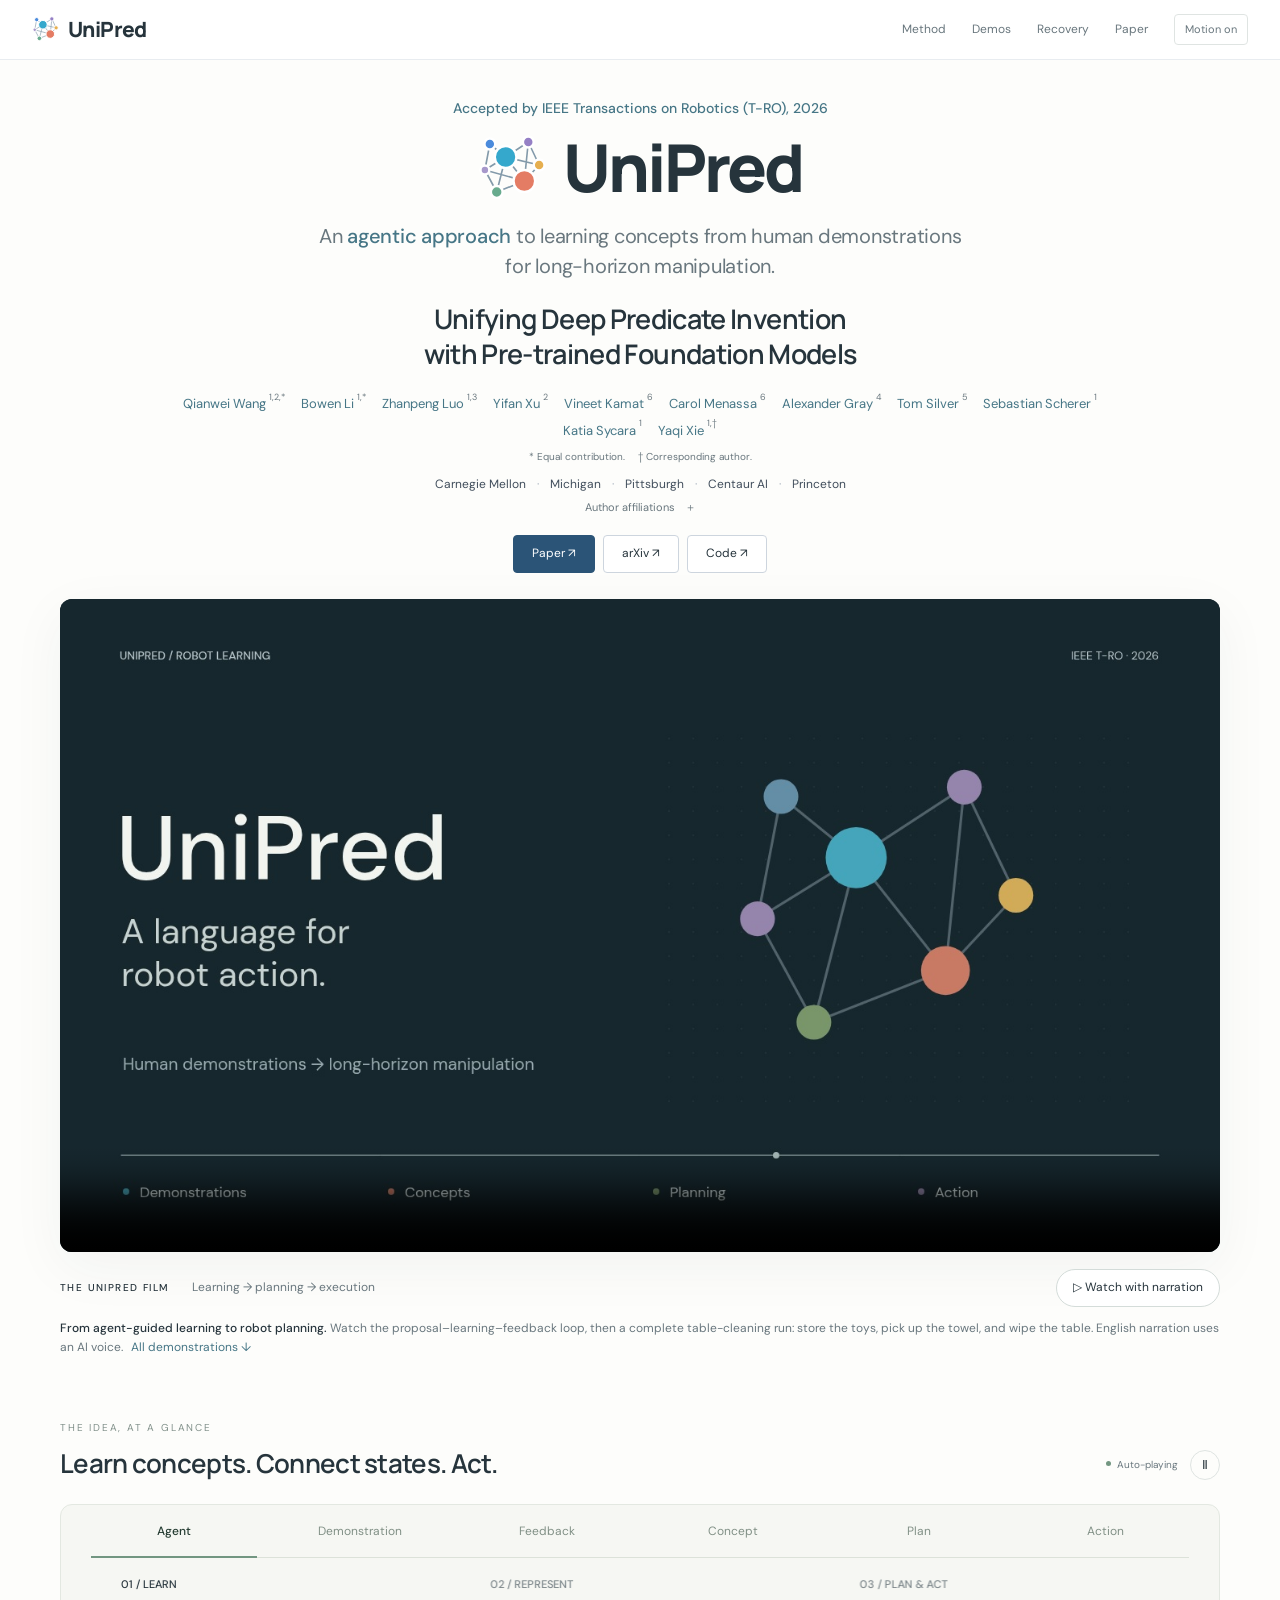
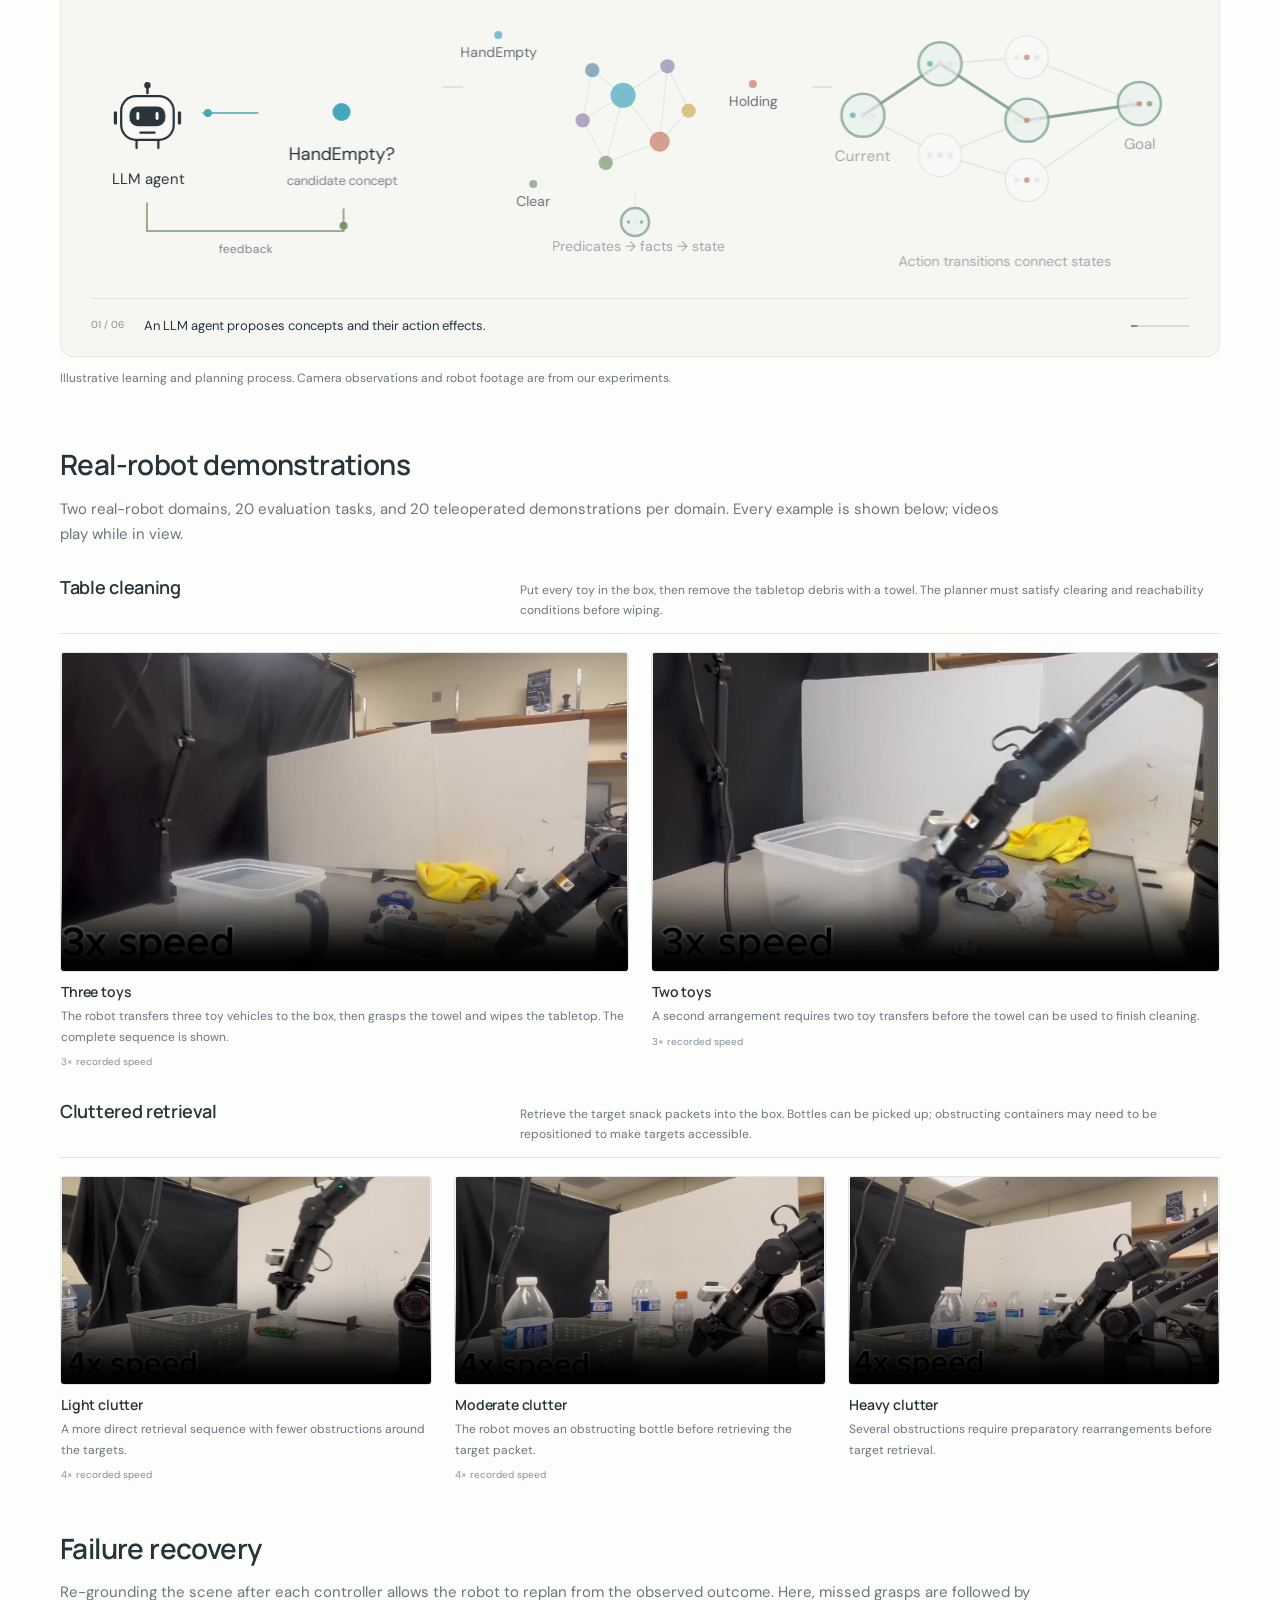
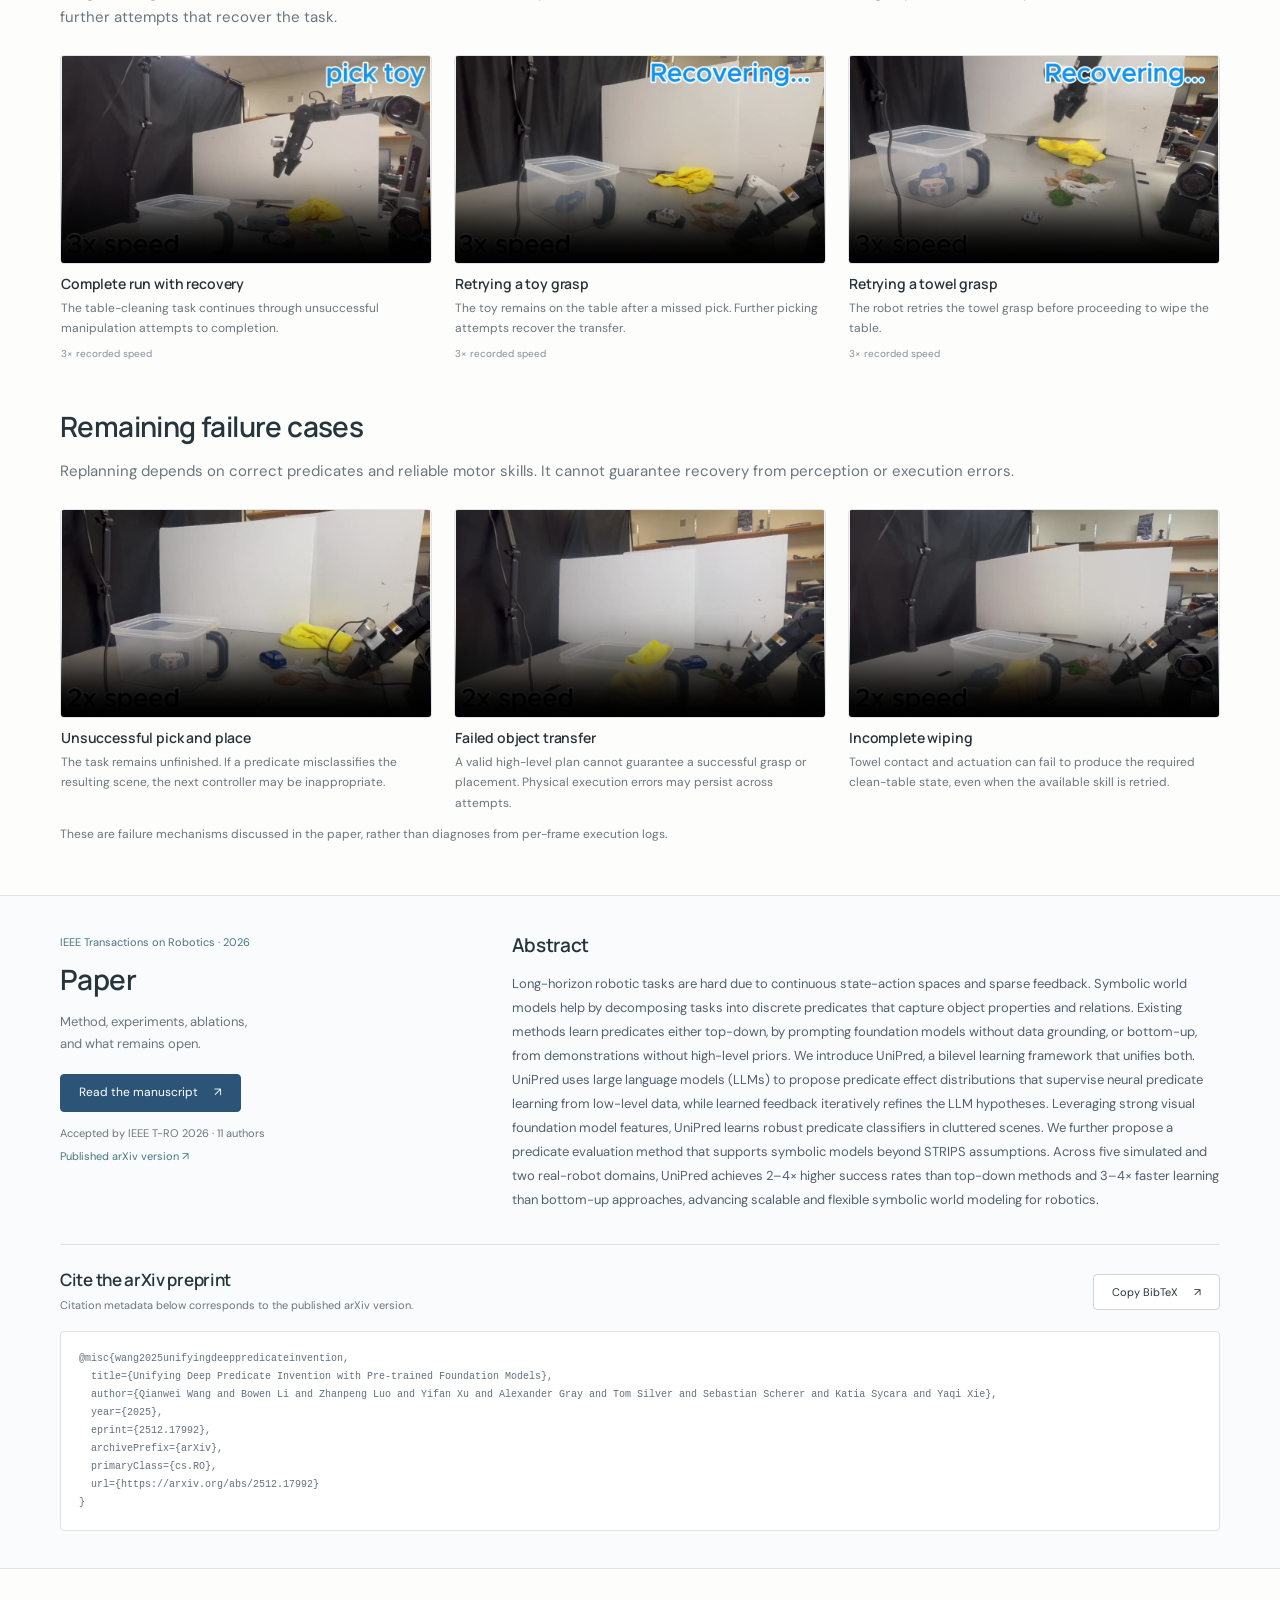
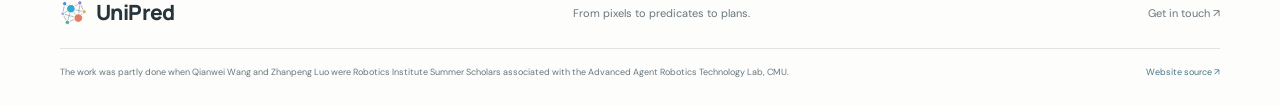
<file: index.html>
<!doctype html>
<html lang="en">
  <head>
    <meta charset="utf-8" />
    <meta name="viewport" content="width=device-width,initial-scale=1" />
    <meta
      name="description"
      content="UniPred: an agentic approach to learning concepts from human demonstrations for long-horizon manipulation. Accepted by IEEE Transactions on Robotics (T-RO), 2026."
    />
    <meta name="theme-color" content="#ffffff" />
    <meta property="og:title" content="UniPred | IEEE T-RO 2026" />
    <meta
      property="og:description"
      content="An agentic approach to learning concepts from human demonstrations for long-horizon manipulation. IEEE T-RO 2026."
    />
    <meta
      property="og:image"
      content="https://unipred.github.io/static/images/posters/unipred-overview.jpg?v=tro2026-r6"
    />
    <meta property="og:url" content="https://unipred.github.io/" />
    <title>UniPred | IEEE T-RO 2026</title>
    <link
      rel="icon"
      href="static/images/unipred-mark.svg"
      type="image/svg+xml"
    />
    <link rel="stylesheet" href="static/css/index.css?v=tro2026-r6" />
    <script src="static/js/concept-visuals.js?v=tro2026-r6"></script>
    <script src="static/js/index.js?v=tro2026-r6" defer></script>
  </head>
  <body>
    <a class="skip-link" href="#main">Skip to content</a>
    <header class="site-header">
      <a class="brand" href="#" aria-label="UniPred home"
        ><img
          src="static/images/unipred-mark.svg"
          width="28"
          height="28"
          alt=""
        />UniPred</a
      ><button
        class="menu-toggle"
        aria-expanded="false"
        aria-controls="site-nav"
      >
        Menu <span aria-hidden="true">＋</span>
      </button>
      <nav id="site-nav" aria-label="Main navigation">
        <a href="#method">Method</a><a href="#demos">Demos</a
        ><a href="#recovery">Recovery</a><a href="#paper">Paper</a
        ><button id="motion-toggle" aria-pressed="false">Motion on</button>
      </nav>
    </header>
    <main id="main">
      <section class="hero page-width" aria-labelledby="hero-title">
        <p class="acceptance">
          Accepted by IEEE Transactions on Robotics (T-RO), 2026
        </p>
        <h1 id="hero-title">
          <img
            src="static/images/unipred-mark.svg"
            width="72"
            height="72"
            alt=""
          />UniPred
        </h1>
        <p class="hero-caption">
          An <strong>agentic approach</strong> to learning concepts from human
          demonstrations<br class="desktop-break" />
          for long-horizon manipulation.
        </p>
        <p class="paper-title">
          Unifying Deep Predicate Invention<br class="desktop-break" />
          with Pre-trained Foundation Models
        </p>
        <div class="authors" aria-label="Authors in paper order">
          <span
            ><a href="https://weiqianwang123.github.io/">Qianwei Wang</a
            ><sup>1,2,*</sup></span
          >
          <span
            ><a href="https://jaraxxus-me.github.io/">Bowen Li</a
            ><sup>1,*</sup></span
          >
          <span
            ><a href="https://zhanpeng1202.github.io/">Zhanpeng Luo</a
            ><sup>1,3</sup></span
          >
          <span
            ><a href="https://yifan-cloud.github.io/">Yifan Xu</a
            ><sup>2</sup></span
          >
          <span
            ><a href="https://cee.engin.umich.edu/people/kamat-vineet-r/"
              >Vineet Kamat</a
            ><sup>6</sup></span
          >
          <span
            ><a href="https://cee.engin.umich.edu/people/menassa-carol-c/"
              >Carol Menassa</a
            ><sup>6</sup></span
          >
          <span
            ><a href="https://www.centaurinstitute.org/about.html"
              >Alexander Gray</a
            ><sup>4</sup></span
          >
          <span
            ><a href="https://tomsilver.github.io/">Tom Silver</a
            ><sup>5</sup></span
          >
          <span
            ><a href="https://www.ri.cmu.edu/ri-faculty/sebastian-scherer/"
              >Sebastian Scherer</a
            ><sup>1</sup></span
          >
          <span
            ><a href="https://www.ri.cmu.edu/ri-faculty/katia-sycara/"
              >Katia Sycara</a
            ><sup>1</sup></span
          >
          <span><a href="https://yaqi-xie.me/">Yaqi Xie</a><sup>1,†</sup></span>
        </div>
        <p class="contributions">
          * Equal contribution. <span>† Corresponding author.</span>
        </p>
        <p class="institutions">
          Carnegie Mellon <i>·</i> Michigan <i>·</i> Pittsburgh <i>·</i> Centaur
          AI <i>·</i> Princeton
        </p>
        <details class="affiliations">
          <summary>
            Author affiliations <span aria-hidden="true">＋</span>
          </summary>
          <div>
            <p>
              <sup>1</sup> Robotics Institute, Carnegie Mellon University,
              Pittsburgh, PA, USA
            </p>
            <p>
              <sup>2</sup> Computer Science and Engineering Division, University
              of Michigan
            </p>
            <p>
              <sup>3</sup> Department of Computer Science, University of
              Pittsburgh
            </p>
            <p><sup>4</sup> Centaur AI Institute</p>
            <p>
              <sup>5</sup> Department of Electrical and Computer Engineering,
              Princeton University
            </p>
            <p>
              <sup>6</sup> Department of Civil and Environmental Engineering,
              University of Michigan
            </p>
          </div>
        </details>
        <div class="hero-actions">
          <a class="button button-dark" href="static/unipred.pdf">Paper ↗</a
          ><a class="button" href="https://arxiv.org/abs/2512.17992">arXiv ↗</a
          ><a class="button" href="https://github.com/weiqianwang123/UniPred"
            >Code ↗</a
          >
        </div>
      </section>
      <section
        class="film-section page-width"
        aria-label="Method and complete robot demonstration"
      >
        <video
          id="overview-film"
          controls
          muted
          loop
          playsinline
          preload="metadata"
          data-autoplay
          poster="static/images/posters/unipred-overview.jpg?v=tro2026-r6"
          aria-label="UniPred method followed by a complete table-cleaning demonstration"
          aria-describedby="film-caption"
        >
          <source
            src="static/videos/unipred-overview.mp4?v=tro2026-r6"
            type="video/mp4"
          />
          <track
            kind="captions"
            src="static/videos/unipred-overview.vtt?v=tro2026-r6"
            srclang="en"
            label="English"
          />
        </video>
        <div class="film-toolbar">
          <span class="film-label"
            >THE UNIPRED FILM <span>Learning → planning → execution</span></span
          >
          <button id="narration-toggle" aria-pressed="false">
            <span aria-hidden="true">▷</span> Watch with narration
          </button>
        </div>
        <p id="film-caption" class="figure-caption">
          <strong>From agent-guided learning to robot planning.</strong> Watch
          the proposal–learning–feedback loop, then a complete table-cleaning
          run: store the toys, pick up the towel, and wipe the table. English
          narration uses an AI voice.
          <a href="#demos">All demonstrations ↓</a>
        </p>
      </section>
      <section
        class="method-section section-space page-width"
        id="method"
        aria-labelledby="method-title"
      >
        <div class="method-heading">
          <div>
            <p class="method-kicker">THE IDEA, AT A GLANCE</p>
            <h2 id="method-title">Learn concepts. Connect states. Act.</h2>
          </div>
          <div class="playback-state">
            <span id="learning-status">Auto-playing</span
            ><button
              id="learning-toggle"
              aria-label="Pause concept animation"
              aria-pressed="false"
            >
              Ⅱ
            </button>
          </div>
        </div>
        <div class="learning-diagram" id="learning-diagram" data-phase="0">
          <div class="flow-steps" aria-label="Explore the process">
            <button data-step="0" aria-pressed="true">Agent</button>
            <button data-step="1" aria-pressed="false">Demonstration</button>
            <button data-step="2" aria-pressed="false">Feedback</button>
            <button data-step="3" aria-pressed="false">Concept</button>
            <button data-step="4" aria-pressed="false">Plan</button>
            <button data-step="5" aria-pressed="false">Action</button>
          </div>
          <canvas
            id="concept-flow"
            width="1100"
            height="340"
            role="img"
            aria-label="An LLM agent learns visual predicates through demonstration and feedback. Predicates ground observations into facts; sets of facts define states. A planner searches action transitions between states, then the robot executes the plan."
          ></canvas>
          <video
            id="method-action"
            muted
            loop
            playsinline
            preload="none"
            hidden
            aria-hidden="true"
          >
            <source src="static/videos/web/main_demo_1.mp4" type="video/mp4" />
          </video>
          <div class="flow-caption">
            <span id="flow-number">01 / 06</span>
            <p id="flow-description">
              An LLM agent proposes concepts and their action effects.
            </p>
            <span class="flow-progress" aria-hidden="true"><i></i></span>
          </div>
        </div>
        <p class="figure-caption">
          Illustrative learning and planning process. Camera observations and
          robot footage are from our experiments.
        </p>
      </section>
      <section
        class="section-space page-width demos-section"
        id="demos"
        aria-labelledby="demos-title"
      >
        <h2 id="demos-title">Real-robot demonstrations</h2>
        <p class="section-intro">
          Two real-robot domains, 20 evaluation tasks, and 20 teleoperated
          demonstrations per domain. Every example is shown below; videos play
          while in view.
        </p>
        <div class="domain-heading">
          <h3>Table cleaning</h3>
          <p>
            Put every toy in the box, then remove the tabletop debris with a
            towel. The planner must satisfy clearing and reachability conditions
            before wiping.
          </p>
        </div>
        <div class="video-grid two-column">
          <figure class="video-item">
            <video
              controls
              muted
              loop
              playsinline
              preload="none"
              data-autoplay
              poster="static/images/posters/main_demo_1.jpg"
              aria-label="Three toys"
              aria-describedby="caption-main_demo_1"
            >
              <source
                src="static/videos/web/main_demo_1.mp4"
                type="video/mp4"
              />
            </video>
            <figcaption id="caption-main_demo_1">
              <h4>Three toys</h4>
              <p>
                The robot transfers three toy vehicles to the box, then grasps
                the towel and wipes the tabletop. The complete sequence is
                shown.
              </p>
              <span class="speed-note">3× recorded speed</span>
            </figcaption>
          </figure>
          <figure class="video-item">
            <video
              controls
              muted
              loop
              playsinline
              preload="none"
              data-autoplay
              poster="static/images/posters/main_demo_2.jpg"
              aria-label="Two toys"
              aria-describedby="caption-main_demo_2"
            >
              <source
                src="static/videos/web/main_demo_2.mp4"
                type="video/mp4"
              />
            </video>
            <figcaption id="caption-main_demo_2">
              <h4>Two toys</h4>
              <p>
                A second arrangement requires two toy transfers before the towel
                can be used to finish cleaning.
              </p>
              <span class="speed-note">3× recorded speed</span>
            </figcaption>
          </figure>
        </div>
        <div class="domain-heading">
          <h3>Cluttered retrieval</h3>
          <p>
            Retrieve the target snack packets into the box. Bottles can be
            picked up; obstructing containers may need to be repositioned to
            make targets accessible.
          </p>
        </div>
        <div class="video-grid three-column">
          <figure class="video-item">
            <video
              controls
              muted
              loop
              playsinline
              preload="none"
              data-autoplay
              poster="static/images/posters/pick-clutter-easy.jpg"
              aria-label="Light clutter"
              aria-describedby="caption-pick-clutter-easy"
            >
              <source
                src="static/videos/web/pick-clutter-easy.mp4"
                type="video/mp4"
              />
            </video>
            <figcaption id="caption-pick-clutter-easy">
              <h4>Light clutter</h4>
              <p>
                A more direct retrieval sequence with fewer obstructions around
                the targets.
              </p>
              <span class="speed-note">4× recorded speed</span>
            </figcaption>
          </figure>
          <figure class="video-item">
            <video
              controls
              muted
              loop
              playsinline
              preload="none"
              data-autoplay
              poster="static/images/posters/pick-clutter-mid.jpg"
              aria-label="Moderate clutter"
              aria-describedby="caption-pick-clutter-mid"
            >
              <source
                src="static/videos/web/pick-clutter-mid.mp4"
                type="video/mp4"
              />
            </video>
            <figcaption id="caption-pick-clutter-mid">
              <h4>Moderate clutter</h4>
              <p>
                The robot moves an obstructing bottle before retrieving the
                target packet.
              </p>
              <span class="speed-note">4× recorded speed</span>
            </figcaption>
          </figure>
          <figure class="video-item">
            <video
              controls
              muted
              loop
              playsinline
              preload="none"
              data-autoplay
              poster="static/images/posters/pick-clutter-hard.jpg"
              aria-label="Heavy clutter"
              aria-describedby="caption-pick-clutter-hard"
            >
              <source
                src="static/videos/web/pick-clutter-hard.mp4"
                type="video/mp4"
              />
            </video>
            <figcaption id="caption-pick-clutter-hard">
              <h4>Heavy clutter</h4>
              <p>
                Several obstructions require preparatory rearrangements before
                target retrieval.
              </p>
            </figcaption>
          </figure>
        </div>
      </section>
      <section
        class="section-space page-width"
        id="recovery"
        aria-labelledby="recovery-title"
      >
        <h2 id="recovery-title">Failure recovery</h2>
        <p class="section-intro">
          Re-grounding the scene after each controller allows the robot to
          replan from the observed outcome. Here, missed grasps are followed by
          further attempts that recover the task.
        </p>
        <div class="video-grid three-column">
          <figure class="video-item">
            <video
              controls
              muted
              loop
              playsinline
              preload="none"
              data-autoplay
              poster="static/images/posters/recover_main.jpg"
              aria-label="Complete run with recovery"
              aria-describedby="caption-recover_main"
            >
              <source
                src="static/videos/web/recover_main.mp4"
                type="video/mp4"
              />
            </video>
            <figcaption id="caption-recover_main">
              <h4>Complete run with recovery</h4>
              <p>
                The table-cleaning task continues through unsuccessful
                manipulation attempts to completion.
              </p>
              <span class="speed-note">3× recorded speed</span>
            </figcaption>
          </figure>
          <figure class="video-item">
            <video
              controls
              muted
              loop
              playsinline
              preload="none"
              data-autoplay
              poster="static/images/posters/recover_1.jpg"
              aria-label="Retrying a toy grasp"
              aria-describedby="caption-recover_1"
            >
              <source src="static/videos/web/recover_1.mp4" type="video/mp4" />
            </video>
            <figcaption id="caption-recover_1">
              <h4>Retrying a toy grasp</h4>
              <p>
                The toy remains on the table after a missed pick. Further
                picking attempts recover the transfer.
              </p>
              <span class="speed-note">3× recorded speed</span>
            </figcaption>
          </figure>
          <figure class="video-item">
            <video
              controls
              muted
              loop
              playsinline
              preload="none"
              data-autoplay
              poster="static/images/posters/recover_3.jpg"
              aria-label="Retrying a towel grasp"
              aria-describedby="caption-recover_3"
            >
              <source src="static/videos/web/recover_3.mp4" type="video/mp4" />
            </video>
            <figcaption id="caption-recover_3">
              <h4>Retrying a towel grasp</h4>
              <p>
                The robot retries the towel grasp before proceeding to wipe the
                table.
              </p>
              <span class="speed-note">3× recorded speed</span>
            </figcaption>
          </figure>
        </div>
      </section>
      <section
        class="section-space page-width"
        id="fails"
        aria-labelledby="limits-title"
      >
        <h2 id="limits-title">Remaining failure cases</h2>
        <p class="section-intro">
          Replanning depends on correct predicates and reliable motor skills. It
          cannot guarantee recovery from perception or execution errors.
        </p>
        <div class="video-grid three-column">
          <figure class="video-item">
            <video
              controls
              muted
              loop
              playsinline
              preload="none"
              data-autoplay
              poster="static/images/posters/fail1.jpg"
              aria-label="Unsuccessful pick and place"
              aria-describedby="caption-fail1"
            >
              <source src="static/videos/web/fail1.mp4" type="video/mp4" />
            </video>
            <figcaption id="caption-fail1">
              <h4>Unsuccessful pick and place</h4>
              <p>
                The task remains unfinished. If a predicate misclassifies the
                resulting scene, the next controller may be inappropriate.
              </p>
            </figcaption>
          </figure>
          <figure class="video-item">
            <video
              controls
              muted
              loop
              playsinline
              preload="none"
              data-autoplay
              poster="static/images/posters/fail2.jpg"
              aria-label="Failed object transfer"
              aria-describedby="caption-fail2"
            >
              <source src="static/videos/web/fail2.mp4" type="video/mp4" />
            </video>
            <figcaption id="caption-fail2">
              <h4>Failed object transfer</h4>
              <p>
                A valid high-level plan cannot guarantee a successful grasp or
                placement. Physical execution errors may persist across
                attempts.
              </p>
            </figcaption>
          </figure>
          <figure class="video-item">
            <video
              controls
              muted
              loop
              playsinline
              preload="none"
              data-autoplay
              poster="static/images/posters/fail3.jpg"
              aria-label="Incomplete wiping"
              aria-describedby="caption-fail3"
            >
              <source src="static/videos/web/fail3.mp4" type="video/mp4" />
            </video>
            <figcaption id="caption-fail3">
              <h4>Incomplete wiping</h4>
              <p>
                Towel contact and actuation can fail to produce the required
                clean-table state, even when the available skill is retried.
              </p>
            </figcaption>
          </figure>
        </div>
        <p class="figure-caption">
          These are failure mechanisms discussed in the paper, rather than
          diagnoses from per-frame execution logs.
        </p>
      </section>
      <section
        class="paper-section section-space"
        id="paper"
        aria-labelledby="paper-section-title"
      >
        <div class="page-width">
          <div class="paper-grid">
            <div>
              <p class="eyebrow">IEEE Transactions on Robotics · 2026</p>
              <h2 id="paper-section-title">Paper</h2>
              <p class="paper-resource-description">
                Method, experiments, ablations,<br />and what remains open.
              </p>
              <a class="button button-dark" href="static/unipred.pdf"
                >Read the manuscript <span aria-hidden="true">↗</span></a
              >
              <p class="manuscript-note">
                Accepted by IEEE T-RO 2026 · 11 authors<br /><a
                  href="https://arxiv.org/abs/2512.17992"
                  >Published arXiv version ↗</a
                >
              </p>
            </div>
            <div id="abstract">
              <h3>Abstract</h3>
              <p>
                Long-horizon robotic tasks are hard due to continuous
                state-action spaces and sparse feedback. Symbolic world models
                help by decomposing tasks into discrete predicates that capture
                object properties and relations. Existing methods learn
                predicates either top-down, by prompting foundation models
                without data grounding, or bottom-up, from demonstrations
                without high-level priors. We introduce UniPred, a bilevel
                learning framework that unifies both. UniPred uses large
                language models (LLMs) to propose predicate effect distributions
                that supervise neural predicate learning from low-level data,
                while learned feedback iteratively refines the LLM hypotheses.
                Leveraging strong visual foundation model features, UniPred
                learns robust predicate classifiers in cluttered scenes. We
                further propose a predicate evaluation method that supports
                symbolic models beyond STRIPS assumptions. Across five simulated
                and two real-robot domains, UniPred achieves 2–4× higher success
                rates than top-down methods and 3–4× faster learning than
                bottom-up approaches, advancing scalable and flexible symbolic
                world modeling for robotics.
              </p>
            </div>
          </div>
          <div class="citation-block" id="bibtex">
            <div class="citation-heading">
              <div>
                <h3>Cite the arXiv preprint</h3>
                <p>
                  Citation metadata below corresponds to the published arXiv
                  version.
                </p>
              </div>
              <button class="button button-outline" id="copy-citation">
                Copy BibTeX <span aria-hidden="true">↗</span>
              </button>
            </div>
            <pre><code id="citation-text">@misc{wang2025unifyingdeeppredicateinvention,
  title={Unifying Deep Predicate Invention with Pre-trained Foundation Models},
  author={Qianwei Wang and Bowen Li and Zhanpeng Luo and Yifan Xu and Alexander Gray and Tom Silver and Sebastian Scherer and Katia Sycara and Yaqi Xie},
  year={2025},
  eprint={2512.17992},
  archivePrefix={arXiv},
  primaryClass={cs.RO},
  url={https://arxiv.org/abs/2512.17992}
}</code></pre>
            <span id="copy-status" role="status" class="sr-only"></span>
          </div>
        </div>
      </section>
    </main>
    <footer class="page-width">
      <div class="footer-top">
        <a class="brand" href="#"
          ><img
            src="static/images/unipred-mark.svg"
            width="28"
            height="28"
            alt=""
          />UniPred</a
        >
        <p>From pixels to predicates to plans.</p>
        <a href="mailto:bowenli2@andrew.cmu.edu"
          >Get in touch <span aria-hidden="true">↗</span></a
        >
      </div>
      <div class="footer-bottom">
        <p>
          The work was partly done when Qianwei Wang and Zhanpeng Luo were
          Robotics Institute Summer Scholars associated with the Advanced Agent
          Robotics Technology Lab, CMU.
        </p>
        <a href="https://github.com/UniPred/unipred.github.io"
          >Website source ↗</a
        >
      </div>
    </footer>
  </body>
</html>
</file>
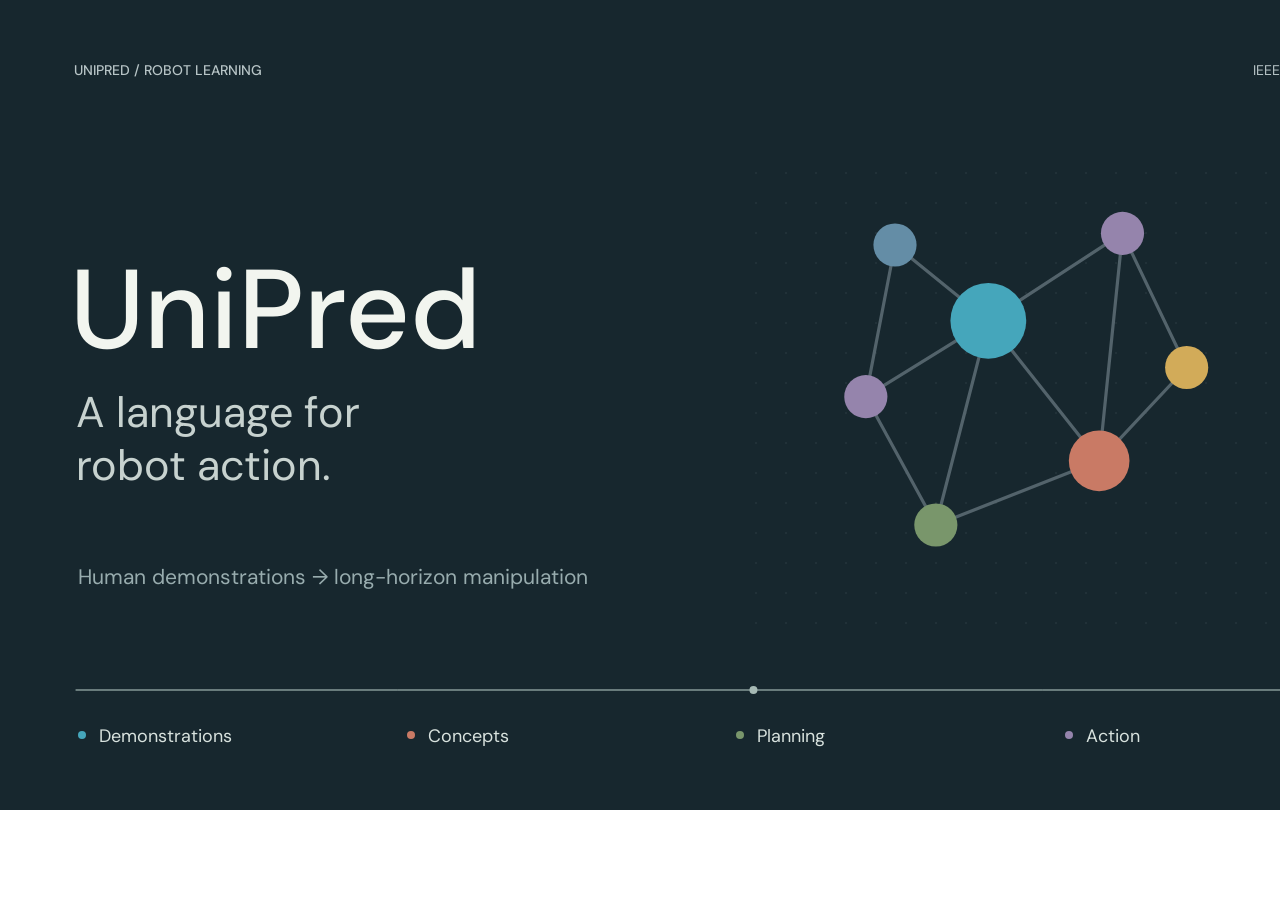
<file: scripts/render-overview.html>
<!doctype html>
<html lang="en">
  <meta charset="utf-8" /><title>UniPred overview renderer</title
  ><link rel="stylesheet" href="../static/css/index.css" />
  <body style="margin: 0; background: white">
    <canvas
      id="film"
      width="1440"
      height="810"
      style="width: 1440px; height: 810px"
    ></canvas>
    <script src="../static/js/concept-visuals.js"></script>
    <script src="overview-scene.js"></script>
  </body>
</html>
</file>
<file: static/css/index.css>
@font-face {
  font-family: "DM Sans";
  src: url("../fonts/dm-sans-400.ttf") format("truetype");
  font-weight: 400;
  font-display: swap;
}
@font-face {
  font-family: "DM Sans";
  src: url("../fonts/dm-sans-500.ttf") format("truetype");
  font-weight: 500;
  font-display: swap;
}
@font-face {
  font-family: Manrope;
  src: url("../fonts/manrope-600.ttf") format("truetype");
  font-weight: 600;
  font-display: swap;
}
@font-face {
  font-family: Manrope;
  src: url("../fonts/manrope-800.ttf") format("truetype");
  font-weight: 800;
  font-display: swap;
}
:root {
  --ink: #202832;
  --muted: #627080;
  --accent: #346c9b;
  --line: #dce2e8;
  --green: #50846e;
  --orange: #cc885c;
}
* {
  box-sizing: border-box;
}
html {
  scroll-behavior: smooth;
  scroll-padding-top: 78px;
}
body {
  margin: 0;
  background: #fff;
  color: var(--ink);
  font:
    16px/1.65 "DM Sans",
    Arial,
    sans-serif;
  -webkit-font-smoothing: antialiased;
}
a {
  color: var(--accent);
  text-decoration: none;
}
a:hover {
  text-decoration: underline;
}
button {
  font: inherit;
  cursor: pointer;
}
a,
button {
  -webkit-tap-highlight-color: transparent;
}
a:focus-visible,
button:focus-visible,
summary:focus-visible {
  outline: 3px solid #719ec3;
  outline-offset: 4px;
}
h1,
h2,
h3,
h4,
p,
figure {
  margin: 0;
}
h1,
h2,
h3,
h4 {
  font-family: Manrope, Arial, sans-serif;
  font-weight: 600;
  line-height: 1.3;
}
h2 {
  font-size: 28px;
  letter-spacing: -0.6px;
}
h3 {
  font-size: 20px;
  letter-spacing: -0.3px;
}
h4 {
  font-size: 15px;
  letter-spacing: -0.15px;
}
img,
video {
  display: block;
  max-width: 100%;
}
video {
  width: 100%;
  aspect-ratio: 16/9;
  object-fit: contain;
  background: #f0f2f4;
  border-radius: 4px;
}
sup {
  font-size: 9px;
  line-height: 0;
  position: relative;
  top: -0.35em;
  margin-left: 3px;
  color: var(--muted);
}
.page-width {
  width: min(1160px, calc(100% - 64px));
  margin-inline: auto;
}
.section-space {
  padding-top: 52px;
  padding-bottom: 6px;
}
.section-intro {
  max-width: 970px;
  font-size: 15px;
  color: var(--muted);
  margin-top: 14px;
  margin-bottom: 25px;
}
.site-header {
  height: 60px;
  position: sticky;
  top: 0;
  z-index: 20;
  background: #fffffff2;
  backdrop-filter: blur(10px);
  border-bottom: 1px solid #e8ecf0;
  display: flex;
  align-items: center;
  justify-content: space-between;
  padding-inline: 32px;
}
.brand {
  display: inline-flex;
  align-items: center;
  gap: 8px;
  font-family: Manrope, sans-serif;
  font-size: 21px;
  font-weight: 800;
  color: var(--ink);
  letter-spacing: -0.6px;
}
.brand:hover {
  text-decoration: none;
}
#site-nav {
  display: flex;
  align-items: center;
  gap: 26px;
  font-size: 12px;
}
#site-nav a {
  color: var(--muted);
}
#motion-toggle {
  color: var(--muted);
  background: none;
  border: 1px solid var(--line);
  padding: 5px 10px;
  border-radius: 4px;
  font-size: 11px;
}
.menu-toggle {
  display: none;
}
.skip-link {
  position: fixed;
  top: 10px;
  left: 12px;
  background: white;
  padding: 10px;
  transform: translateY(-170%);
  z-index: 50;
}
.skip-link:focus {
  transform: translateY(0);
}
.sr-only {
  position: absolute;
  width: 1px;
  height: 1px;
  overflow: hidden;
  clip: rect(0, 0, 0, 0);
  white-space: nowrap;
}
[hidden] {
  display: none !important;
}
.hero {
  text-align: center;
  padding-top: 37px;
  padding-bottom: 26px;
}
.acceptance {
  font-size: 14px;
  font-weight: 500;
  color: var(--accent);
}
.hero h1 {
  display: flex;
  align-items: center;
  justify-content: center;
  gap: 14px;
  font-size: 66px;
  font-weight: 800;
  letter-spacing: -3px;
  margin: 10px 0 7px;
  line-height: 1.15;
}
.hero h1 img {
  width: 1.09em;
  height: 1.09em;
}
.hero-caption {
  max-width: 800px;
  margin: 15px auto 20px;
  font-size: 20px;
  line-height: 1.5;
  color: var(--muted);
  letter-spacing: -0.25px;
}
.hero-caption strong {
  color: var(--accent);
  font-weight: 500;
}
.paper-title {
  font-family: Manrope, sans-serif;
  font-weight: 600;
  font-size: 27px;
  line-height: 1.3;
  letter-spacing: -0.65px;
}
.authors {
  display: flex;
  flex-wrap: wrap;
  justify-content: center;
  max-width: 1000px;
  gap: 5px 16px;
  margin: 22px auto 0;
  font-size: 13px;
}
.authors > span {
  white-space: nowrap;
}
.contributions {
  font-size: 10px;
  color: var(--muted);
  margin-top: 8px;
}
.contributions > span {
  margin-left: 10px;
}
.institutions {
  font-size: 12px;
  margin-top: 9px;
  color: #414e5c;
}
.institutions i {
  font-style: normal;
  margin-inline: 8px;
  color: #a2adba;
}
.affiliations {
  font-size: 11px;
  color: var(--muted);
  max-width: 980px;
  margin: 4px auto 0;
}
.affiliations summary {
  display: inline-flex;
  align-items: center;
  gap: 10px;
  cursor: pointer;
  list-style: none;
}
.affiliations summary::-webkit-details-marker {
  display: none;
}
.affiliations > div {
  display: grid;
  grid-template-columns: 1fr 1fr;
  gap: 7px 20px;
  text-align: left;
  background: #f5f7f9;
  padding: 15px 20px;
  margin-top: 8px;
}
.hero-actions {
  display: flex;
  justify-content: center;
  gap: 8px;
  margin-top: 19px;
}
.button {
  display: inline-flex;
  align-items: center;
  justify-content: center;
  gap: 16px;
  border: 1px solid #cdd5de;
  border-radius: 4px;
  padding: 8px 18px;
  font-size: 12px;
  background: white;
  color: var(--ink);
  text-decoration: none;
}
.button:hover {
  background: #f2f5f8;
  text-decoration: none;
}
.button-dark {
  background: #2b5477;
  border-color: #2b5477;
  color: white;
}
.button-dark:hover {
  background: #244767;
  color: white;
}
.film-section {
  max-width: 1100px;
}
.film-section > video {
  border: 1px solid var(--line);
}
.figure-caption {
  font-size: 12px;
  color: var(--muted);
  line-height: 1.65;
  margin-top: 12px;
}
.figure-caption strong {
  font-weight: 500;
  color: var(--ink);
}
.figure-caption a {
  white-space: nowrap;
  margin-left: 5px;
}
.domain-heading {
  display: flex;
  align-items: baseline;
  justify-content: space-between;
  gap: 35px;
  border-bottom: 1px solid var(--line);
  padding-bottom: 12px;
  margin: 30px 0 18px;
}
.domain-heading h3 {
  white-space: nowrap;
  font-size: 18px;
}
.domain-heading p {
  font-size: 12px;
  color: var(--muted);
  max-width: 700px;
}
.video-grid {
  display: grid;
  gap: 22px;
}
.two-column {
  grid-template-columns: repeat(2, 1fr);
}
.three-column {
  grid-template-columns: repeat(3, 1fr);
}
.video-item {
  min-width: 0;
}
.video-item video {
  border: 1px solid #e0e4e8;
}
.video-item figcaption {
  padding: 11px 1px 0;
}
.video-item h4 {
  font-size: 14px;
}
.video-item p {
  font-size: 12px;
  color: var(--muted);
  line-height: 1.7;
  margin-top: 5px;
}
.speed-note {
  font-size: 10px;
  color: #83909c;
  margin-top: 7px;
  display: block;
}
#recovery,
#fails {
  padding-top: 40px;
}
#fails {
  padding-bottom: 38px;
}
.paper-section {
  background: #fafbfc;
  border-block: 1px solid var(--line);
  padding: 37px 0;
  margin-top: 12px;
}
.paper-grid {
  display: grid;
  grid-template-columns: 0.7fr 1.3fr;
  gap: 70px;
}
.eyebrow {
  font-size: 11px;
  color: var(--accent);
  margin-bottom: 10px;
}
.section-number {
  display: none;
}
.paper-resource-description {
  font-size: 13px;
  color: var(--muted);
  margin-top: 14px;
}
.paper-grid .button {
  margin-top: 20px;
}
.manuscript-note {
  font-size: 11px;
  color: var(--muted);
  margin-top: 12px;
}
.manuscript-note a {
  display: inline-block;
  margin-top: 5px;
}
#abstract h3 {
  font-size: 19px;
  margin-bottom: 14px;
}
#abstract > p {
  font-size: 13px;
  line-height: 1.85;
  color: #526170;
}
.citation-block {
  border-top: 1px solid var(--line);
  margin-top: 32px;
  padding-top: 24px;
}
.citation-heading {
  display: flex;
  align-items: center;
  justify-content: space-between;
  gap: 25px;
}
.citation-heading h3 {
  font-size: 17px;
}
.citation-heading p {
  font-size: 11px;
  color: var(--muted);
  margin-top: 5px;
}
.citation-heading button {
  font-size: 11px;
}
.citation-block pre {
  font-size: 10px;
  line-height: 1.8;
  white-space: pre-wrap;
  overflow-wrap: anywhere;
  border: 1px solid var(--line);
  border-radius: 4px;
  background: white;
  padding: 18px;
  margin: 17px 0 0;
  color: #607080;
}
footer {
  padding-block: 26px;
}
.footer-top {
  display: flex;
  align-items: center;
  justify-content: space-between;
  gap: 20px;
}
.footer-top p,
.footer-top > a:last-child {
  font-size: 11px;
  color: var(--muted);
}
.footer-bottom {
  display: flex;
  justify-content: space-between;
  gap: 40px;
  border-top: 1px solid var(--line);
  padding-top: 16px;
  margin-top: 18px;
  font-size: 9px;
  color: var(--muted);
}
.footer-bottom p {
  max-width: 790px;
}
.footer-bottom a {
  white-space: nowrap;
}
.brand-dot {
  display: none;
}
@media (max-width: 1000px) {
  .paper-grid {
    gap: 40px;
  }
  .hero h1 {
    font-size: 60px;
  }
  .paper-title {
    font-size: 25px;
  }
}
@media (max-width: 760px) {
  html {
    scroll-padding-top: 73px;
  }
  .page-width {
    width: calc(100% - 36px);
  }
  .site-header {
    height: 55px;
    padding-inline: 18px;
  }
  .brand {
    font-size: 19px;
  }
  .menu-toggle {
    display: flex;
    gap: 12px;
    align-items: center;
    background: none;
    border: 0;
    color: var(--muted);
    font-size: 11px;
  }
  #site-nav {
    display: none;
    position: absolute;
    top: 55px;
    left: 0;
    width: 100%;
    padding: 15px 20px;
    background: white;
    border-bottom: 1px solid var(--line);
    flex-wrap: wrap;
    gap: 18px;
  }
  #site-nav.is-open {
    display: flex;
  }
  .hero {
    padding-top: 27px;
    padding-bottom: 22px;
  }
  .acceptance {
    font-size: 11px;
  }
  .hero h1 {
    font-size: 53px;
    letter-spacing: -2px;
    margin-top: 13px;
  }
  .paper-title {
    font-size: 22px;
    line-height: 1.35;
  }
  .desktop-break {
    display: none;
  }
  .authors {
    font-size: 12px;
    gap: 6px 13px;
    margin-top: 20px;
  }
  .authors sup {
    font-size: 8px;
  }
  .institutions {
    font-size: 10px;
    max-width: 340px;
    margin-inline: auto;
    line-height: 1.9;
  }
  .institutions i {
    margin-inline: 5px;
  }
  .contributions {
    font-size: 9px;
  }
  .affiliations {
    font-size: 10px;
  }
  .affiliations > div {
    grid-template-columns: 1fr;
    padding: 13px;
  }
  .hero-actions {
    margin-top: 16px;
  }
  .button {
    padding: 8px 15px;
    font-size: 11px;
  }
  .figure-caption {
    font-size: 11px;
  }
  .hero-caption {
    max-width: 370px;
    font-size: 16px;
    margin: 13px auto 18px;
  }
  .section-space {
    padding-top: 35px;
  }
  h2 {
    font-size: 24px;
  }
  .section-intro {
    font-size: 13px;
    margin-top: 11px;
    margin-bottom: 18px;
  }
  .domain-heading {
    display: block;
    padding-bottom: 10px;
    margin: 22px 0 15px;
  }
  .domain-heading h3 {
    font-size: 17px;
  }
  .domain-heading p {
    font-size: 12px;
    margin-top: 7px;
  }
  .video-grid {
    gap: 22px 14px;
  }
  .three-column {
    grid-template-columns: 1fr;
  }
  .two-column {
    grid-template-columns: 1fr;
  }
  .video-item h4 {
    font-size: 14px;
  }
  .video-item p {
    font-size: 12px;
  }
  .video-item figcaption {
    padding-top: 9px;
  }
  .speed-note {
    margin-top: 4px;
  }
  #recovery,
  #fails {
    padding-top: 34px;
  }
  #fails {
    padding-bottom: 25px;
  }
  .paper-section {
    padding: 28px 0;
  }
  .paper-grid {
    grid-template-columns: 1fr;
    gap: 25px;
  }
  .paper-grid .button {
    margin-top: 15px;
  }
  .manuscript-note br {
    display: none;
  }
  .manuscript-note a {
    display: block;
  }
  .paper-resource-description br {
    display: none;
  }
  #abstract > p {
    font-size: 12px;
  }
  .citation-block {
    margin-top: 25px;
    padding-top: 19px;
  }
  .citation-heading {
    gap: 12px;
    align-items: flex-start;
  }
  .citation-heading h3 {
    font-size: 15px;
  }
  .citation-heading p {
    font-size: 9px;
    max-width: 225px;
  }
  .citation-heading button {
    font-size: 9px;
    white-space: nowrap;
    padding: 6px 9px;
    gap: 6px;
  }
  .citation-block pre {
    font-size: 9px;
    padding: 13px;
  }
  .footer-top {
    flex-wrap: wrap;
    gap: 8px;
  }
  .footer-top p {
    width: 100%;
    order: 3;
    font-size: 10px;
  }
  .footer-top > a:last-child {
    font-size: 10px;
  }
  .footer-bottom {
    flex-direction: column;
    gap: 12px;
    font-size: 9px;
  }
}
@media (min-width: 580px) and (max-width: 760px) {
  .three-column {
    grid-template-columns: repeat(2, 1fr);
  }
  .two-column {
    grid-template-columns: repeat(2, 1fr);
  }
}
@media (prefers-reduced-motion: reduce) {
  html {
    scroll-behavior: auto;
  }
  *,
  *::before,
  *::after {
    animation: none !important;
    transition: none !important;
  }
}

/* One continuous visual language: agent, learned concepts, state search. */
:root {
  --ink: #26343c;
  --muted: #69777e;
  --accent: #467686;
  --line: #dfe4e2;
}
body {
  background: #fdfdfb;
}
.film-section {
  max-width: 1160px;
}
.film-section > video {
  border: 0;
  border-radius: 12px;
  box-shadow: 0 15px 55px #26343c0d;
  background: #17272e;
}
.film-toolbar {
  display: flex;
  align-items: center;
  justify-content: space-between;
  gap: 18px;
  margin-top: 17px;
}
.film-label {
  font-size: 10px;
  letter-spacing: 1.4px;
  font-weight: 500;
}
.film-label > span {
  display: inline-block;
  margin-left: 18px;
  color: var(--muted);
  font-size: 12px;
  letter-spacing: 0;
  font-weight: 400;
}
#narration-toggle {
  border: 1px solid #d4dcd9;
  background: #fff;
  border-radius: 24px;
  padding: 8px 16px;
  font-size: 12px;
  color: var(--ink);
  white-space: nowrap;
}
#narration-toggle:hover {
  background: #edf2ee;
}
#narration-toggle[aria-pressed="true"] {
  background: #e9f0eb;
  border-color: #acbfb3;
}
.method-section {
  padding-top: 62px;
}
.method-heading {
  display: flex;
  align-items: end;
  justify-content: space-between;
  gap: 18px;
  margin-bottom: 24px;
}
.method-kicker {
  font-size: 10px;
  letter-spacing: 1.8px;
  color: #82918b;
  margin-bottom: 10px;
}
.method-heading h2 {
  font-size: 26px;
  letter-spacing: -0.7px;
}
.playback-state {
  display: flex;
  gap: 12px;
  align-items: center;
  white-space: nowrap;
  font-size: 10px;
  color: var(--muted);
}
#learning-status::before {
  content: "";
  display: inline-block;
  width: 5px;
  height: 5px;
  background: #729681;
  border-radius: 50%;
  margin: 0 6px 2px 0;
}
#learning-toggle {
  border: 1px solid var(--line);
  border-radius: 50%;
  width: 30px;
  height: 30px;
  background: transparent;
  font-size: 12px;
  color: var(--ink);
}
.learning-diagram {
  background: #f6f7f3;
  border: 1px solid #e3e8e1;
  border-radius: 12px;
  padding: 0 30px;
  overflow: hidden;
}
.flow-steps {
  display: grid;
  grid-template-columns: repeat(6, 1fr);
  border-bottom: 1px solid #dce2d9;
  gap: 20px;
}
.flow-steps button {
  position: relative;
  border: 0;
  background: none;
  color: #819086;
  padding: 17px 0 15px;
  font-size: 12px;
}
.flow-steps button::after {
  content: "";
  position: absolute;
  left: 0;
  right: 0;
  bottom: -1px;
  height: 2px;
  background: transparent;
  transition: background 0.3s;
}
.flow-steps button[aria-pressed="true"] {
  color: #263d33;
  font-weight: 500;
}
.flow-steps button[aria-pressed="true"]::after {
  background: #729681;
}
#concept-flow {
  width: 100%;
  display: block;
  aspect-ratio: 1100/340;
}
.flow-caption {
  display: flex;
  align-items: center;
  gap: 20px;
  padding: 16px 0 19px;
  border-top: 1px solid #e0e5dc;
  font-size: 13px;
  min-height: 58px;
}
#flow-number {
  font-size: 10px;
  font-variant-numeric: tabular-nums;
  color: #829084;
  white-space: nowrap;
}
.flow-caption p {
  flex: 1;
}
.flow-progress {
  width: 58px;
  height: 2px;
  background: #d4ddd3;
}
.flow-progress i {
  display: block;
  width: 100%;
  height: 100%;
  background: #729681;
  transform: scaleX(0);
  transform-origin: left;
}
@media (max-width: 760px) {
  .film-section > video {
    border-radius: 7px;
  }
  .film-toolbar {
    margin-top: 13px;
    gap: 7px;
  }
  .film-label {
    font-size: 9px;
    letter-spacing: 0.7px;
  }
  .film-label > span {
    display: none;
  }
  #narration-toggle {
    padding: 7px 10px;
    font-size: 10px;
  }
  .method-section {
    padding-top: 38px;
  }
  .method-heading {
    align-items: start;
    margin-bottom: 18px;
  }
  .method-heading h2 {
    font-size: 21px;
    max-width: 260px;
  }
  .method-kicker {
    font-size: 8px;
  }
  .playback-state {
    gap: 5px;
    margin-top: 20px;
  }
  #learning-status {
    display: none;
  }
  .learning-diagram {
    padding: 0 14px;
  }
  .flow-steps {
    gap: 5px;
    grid-template-columns: repeat(3, 1fr);
    padding-top: 6px;
    border-bottom: none;
  }
  .flow-steps button {
    padding: 9px 0;
    font-size: 11px;
  }
  #concept-flow {
    aspect-ratio: 420/310;
  }
  .flow-caption {
    gap: 10px;
    font-size: 12px;
    min-height: 82px;
  }
  .flow-progress {
    width: 26px;
  }
}

#method-action[hidden] {
  display: none;
}
</file>
